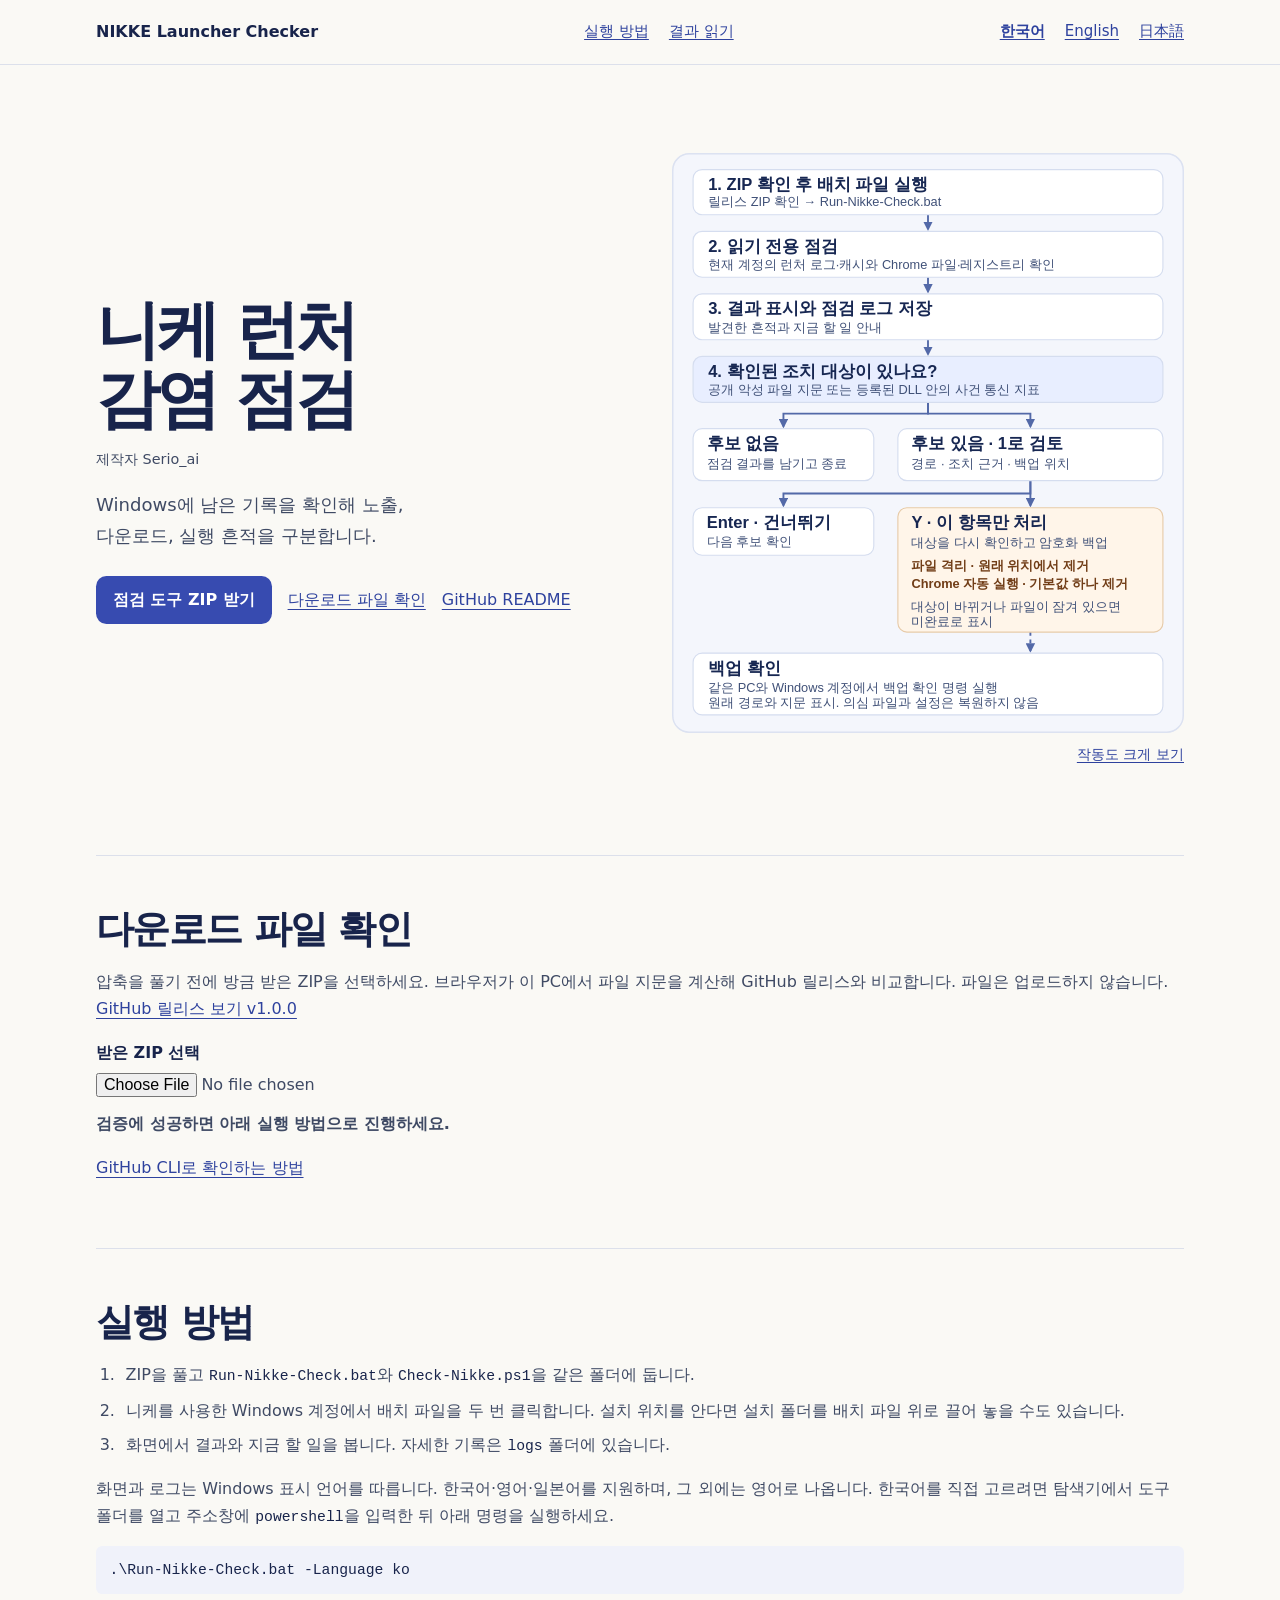
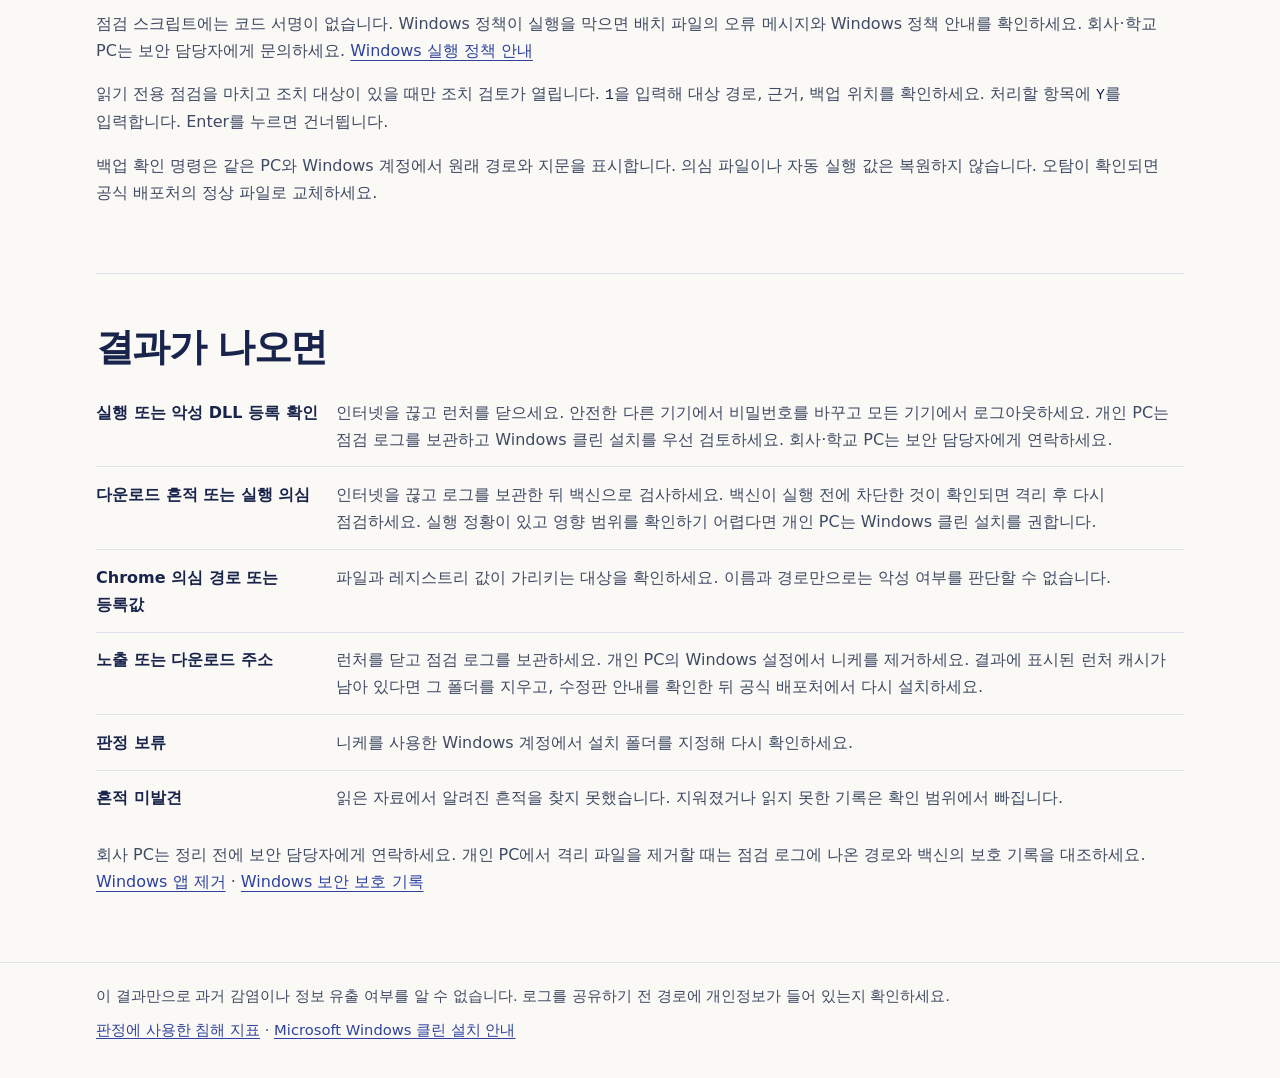
<file: docs/index.html>
<!doctype html>
<html lang="ko">
<head>
  <meta charset="utf-8">
  <meta name="viewport" content="width=device-width, initial-scale=1">
  <meta name="description" content="니케 PC 런처의 알려진 감염 흔적을 Windows에서 확인하는 방법과 결과별 대응을 설명합니다.">
  <title>NIKKE Launcher Checker · 니케 런처 감염 점검</title>
  <link rel="alternate" hreflang="ko" href="https://burntgogi.github.io/nikke-launcher-checker/">
  <link rel="alternate" hreflang="en" href="https://burntgogi.github.io/nikke-launcher-checker/en/">
  <link rel="alternate" hreflang="ja" href="https://burntgogi.github.io/nikke-launcher-checker/ja/">
  <link rel="alternate" hreflang="x-default" href="https://burntgogi.github.io/nikke-launcher-checker/">
  <link rel="stylesheet" href="./style.css">
  <script defer src="./verify-release.js"></script>
</head>
<body>
  <header>
    <div class="wrap bar">
      <span class="brand">NIKKE Launcher Checker</span>
      <nav aria-label="페이지 목차"><a href="#run">실행 방법</a><a href="#results">결과 읽기</a></nav>
      <nav aria-label="언어 선택">
        <a href="./" lang="ko" hreflang="ko" aria-current="page">한국어</a>
        <a href="./en/" lang="en" hreflang="en">English</a>
        <a href="./ja/" lang="ja" hreflang="ja">日本語</a>
      </nav>
    </div>
  </header>
  <main class="wrap">
    <div class="hero">
      <div>
        <h1>니케 런처<br>감염 점검</h1>
        <p class="author">제작자 Serio_ai</p>
        <p class="lead">Windows에 남은 기록을 확인해 노출, 다운로드, 실행 흔적을 구분합니다.</p>
        <div class="actions">
          <a class="download" href="https://github.com/Burntgogi/nikke-launcher-checker/releases/download/v1.0.0/Nikke-Launcher-Checker.zip">점검 도구 ZIP 받기</a>
          <a href="#verify">다운로드 파일 확인</a>
          <a href="https://github.com/Burntgogi/nikke-launcher-checker#readme">GitHub README</a>
        </div>
      </div>
      <figure>
        <img src="check-flow.svg" width="680" height="770" alt="ZIP을 확인한 뒤 읽기 전용으로 점검합니다. 조치 대상이 있으면 1로 검토하고 Y로 확인한 항목만 처리합니다. 백업에서 원래 경로와 지문을 볼 수 있습니다.">
        <figcaption><a href="check-flow.svg">작동도 크게 보기</a></figcaption>
      </figure>
    </div>
    <section id="verify" class="file-check" data-release-tag="v1.0.0"
      data-idle="검증에 성공하면 아래 실행 방법으로 진행하세요."
      data-checking="GitHub 배포본과 비교하는 중입니다."
      data-match="공식 배포본과 일치합니다. 압축을 풀고 아래 실행 방법을 따르세요."
      data-mismatch="이 버전의 배포본과 일치하지 않습니다. 릴리스에서 ZIP을 다시 받으세요."
      data-unavailable="파일을 확인할 수 없습니다. 인터넷 연결을 확인하고 다시 시도하세요.">
      <h2>다운로드 파일 확인</h2>
      <p>압축을 풀기 전에 방금 받은 ZIP을 선택하세요. 브라우저가 이 PC에서 파일 지문을 계산해 GitHub 릴리스와 비교합니다. 파일은 업로드하지 않습니다. <a href="https://github.com/Burntgogi/nikke-launcher-checker/releases/tag/v1.0.0">GitHub 릴리스 보기 v1.0.0</a></p>
      <label for="downloaded-zip">받은 ZIP 선택</label>
      <input id="downloaded-zip" type="file" accept=".zip,application/zip" aria-describedby="verification-result">
      <p id="verification-result" role="status" data-state="idle">검증에 성공하면 아래 실행 방법으로 진행하세요.</p>
      <noscript><p>브라우저에서 JavaScript를 사용하도록 설정하거나 README의 GitHub CLI 절차를 이용하세요.</p></noscript>
      <p><a href="https://github.com/Burntgogi/nikke-launcher-checker#cli">GitHub CLI로 확인하는 방법</a></p>
    </section>
    <section id="run">
      <h2>실행 방법</h2>
      <ol>
        <li>ZIP을 풀고 <code>Run-Nikke-Check.bat</code>와 <code>Check-Nikke.ps1</code>을 같은 폴더에 둡니다.</li>
        <li>니케를 사용한 Windows 계정에서 배치 파일을 두 번 클릭합니다. 설치 위치를 안다면 설치 폴더를 배치 파일 위로 끌어 놓을 수도 있습니다.</li>
        <li>화면에서 결과와 지금 할 일을 봅니다. 자세한 기록은 <code>logs</code> 폴더에 있습니다.</li>
      </ol>
      <p>화면과 로그는 Windows 표시 언어를 따릅니다. 한국어·영어·일본어를 지원하며, 그 외에는 영어로 나옵니다. 한국어를 직접 고르려면 탐색기에서 도구 폴더를 열고 주소창에 <code>powershell</code>을 입력한 뒤 아래 명령을 실행하세요.</p>
      <pre><code>.\Run-Nikke-Check.bat -Language ko</code></pre>
      <p>점검 스크립트에는 코드 서명이 없습니다. Windows 정책이 실행을 막으면 배치 파일의 오류 메시지와 Windows 정책 안내를 확인하세요. 회사·학교 PC는 보안 담당자에게 문의하세요. <a href="https://learn.microsoft.com/en-us/powershell/module/microsoft.powershell.core/about/about_execution_policies">Windows 실행 정책 안내</a></p>
      <p>읽기 전용 점검을 마치고 조치 대상이 있을 때만 조치 검토가 열립니다. <code>1</code>을 입력해 대상 경로, 근거, 백업 위치를 확인하세요. 처리할 항목에 <code>Y</code>를 입력합니다. Enter를 누르면 건너뜁니다.</p>
      <p>백업 확인 명령은 같은 PC와 Windows 계정에서 원래 경로와 지문을 표시합니다. 의심 파일이나 자동 실행 값은 복원하지 않습니다. 오탐이 확인되면 공식 배포처의 정상 파일로 교체하세요.</p>
    </section>
    <section id="results">
      <h2>결과가 나오면</h2>
      <dl class="results">
        <div><dt>실행 또는 악성 DLL 등록 확인</dt><dd>인터넷을 끊고 런처를 닫으세요. 안전한 다른 기기에서 비밀번호를 바꾸고 모든 기기에서 로그아웃하세요. 개인 PC는 점검 로그를 보관하고 Windows 클린 설치를 우선 검토하세요. 회사·학교 PC는 보안 담당자에게 연락하세요.</dd></div>
        <div><dt>다운로드 흔적 또는 실행 의심</dt><dd>인터넷을 끊고 로그를 보관한 뒤 백신으로 검사하세요. 백신이 실행 전에 차단한 것이 확인되면 격리 후 다시 점검하세요. 실행 정황이 있고 영향 범위를 확인하기 어렵다면 개인 PC는 Windows 클린 설치를 권합니다.</dd></div>
        <div><dt>Chrome 의심 경로 또는 등록값</dt><dd>파일과 레지스트리 값이 가리키는 대상을 확인하세요. 이름과 경로만으로는 악성 여부를 판단할 수 없습니다.</dd></div>
        <div><dt>노출 또는 다운로드 주소</dt><dd>런처를 닫고 점검 로그를 보관하세요. 개인 PC의 Windows 설정에서 니케를 제거하세요. 결과에 표시된 런처 캐시가 남아 있다면 그 폴더를 지우고, 수정판 안내를 확인한 뒤 공식 배포처에서 다시 설치하세요.</dd></div>
        <div><dt>판정 보류</dt><dd>니케를 사용한 Windows 계정에서 설치 폴더를 지정해 다시 확인하세요.</dd></div>
        <div><dt>흔적 미발견</dt><dd>읽은 자료에서 알려진 흔적을 찾지 못했습니다. 지워졌거나 읽지 못한 기록은 확인 범위에서 빠집니다.</dd></div>
      </dl>
      <p>회사 PC는 정리 전에 보안 담당자에게 연락하세요. 개인 PC에서 격리 파일을 제거할 때는 점검 로그에 나온 경로와 백신의 보호 기록을 대조하세요. <a href="https://support.microsoft.com/en-gb/windows/apps/uninstall-or-remove-apps-and-programs-in-windows">Windows 앱 제거</a> · <a href="https://support.microsoft.com/en-us/windows/security/windows-security/protection-history-in-the-windows-security-app">Windows 보안 보호 기록</a></p>
    </section>
  </main>
  <footer>
    <div class="wrap">
      <p>이 결과만으로 과거 감염이나 정보 유출 여부를 알 수 없습니다. 로그를 공유하기 전 경로에 개인정보가 들어 있는지 확인하세요.</p>
      <p><a href="https://github.com/MotherSphere/NIKKE-Launcher-Check/blob/main/docs/incident.md#indicators-of-compromise">판정에 사용한 침해 지표</a> · <a href="https://support.microsoft.com/en-us/windows/deployment/install-upgrade/reinstall-windows-with-the-installation-media">Microsoft Windows 클린 설치 안내</a></p>
    </div>
  </footer>
</body>
</html>
</file>
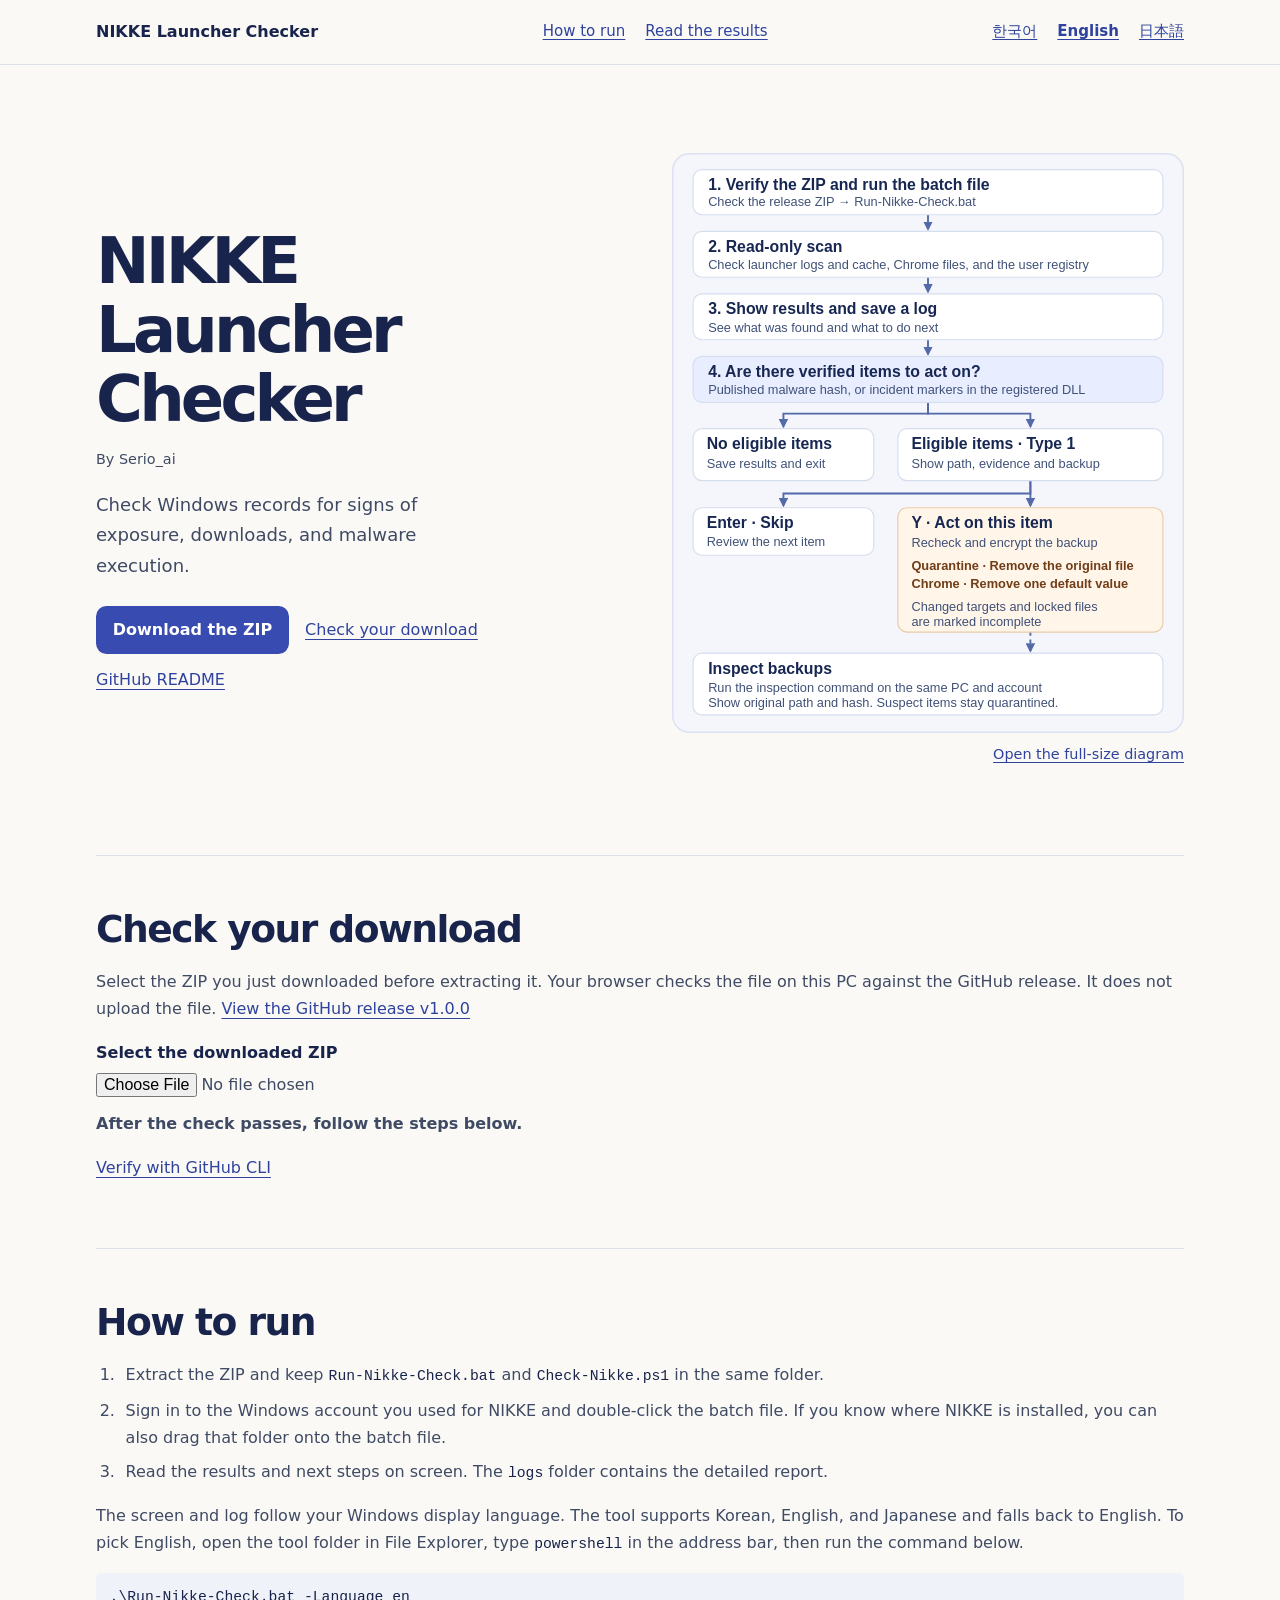
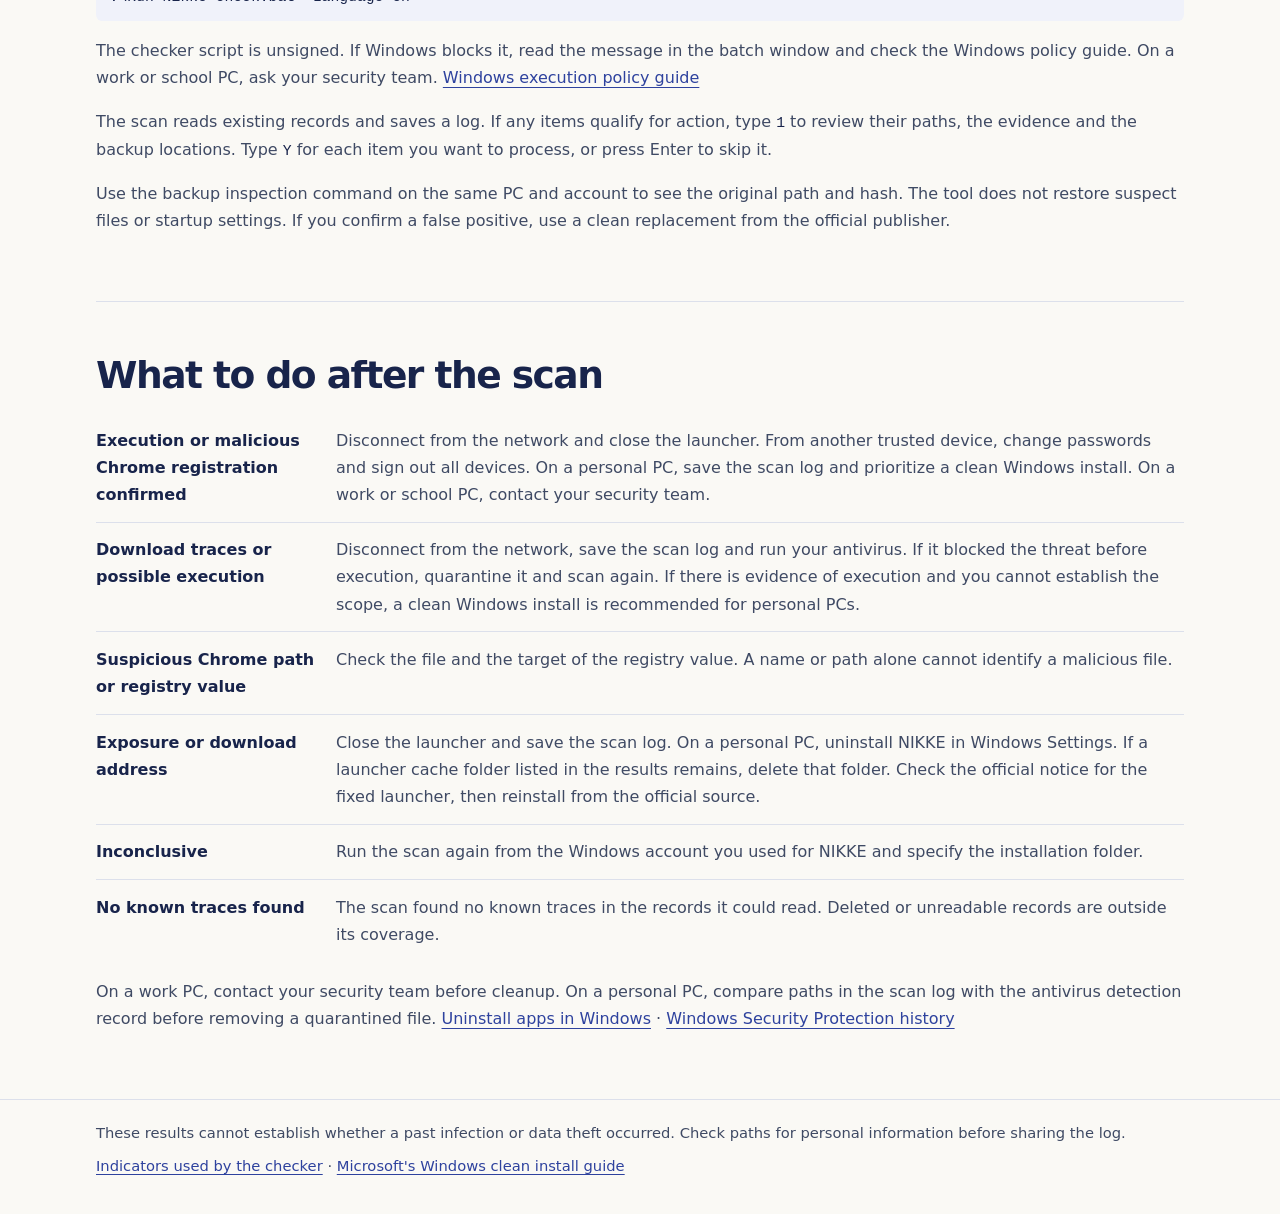
<file: docs/en/index.html>
<!doctype html>
<html lang="en">
<head>
  <meta charset="utf-8">
  <meta name="viewport" content="width=device-width, initial-scale=1">
  <meta name="description" content="Check Windows for known traces of the NIKKE PC launcher incident and see what to do next.">
  <title>NIKKE Launcher Checker · Check the NIKKE PC launcher</title>
  <link rel="alternate" hreflang="ko" href="https://burntgogi.github.io/nikke-launcher-checker/">
  <link rel="alternate" hreflang="en" href="https://burntgogi.github.io/nikke-launcher-checker/en/">
  <link rel="alternate" hreflang="ja" href="https://burntgogi.github.io/nikke-launcher-checker/ja/">
  <link rel="alternate" hreflang="x-default" href="https://burntgogi.github.io/nikke-launcher-checker/">
  <link rel="stylesheet" href="../style.css">
  <script defer src="../verify-release.js"></script>
</head>
<body>
  <header>
    <div class="wrap bar">
      <span class="brand">NIKKE Launcher Checker</span>
      <nav aria-label="On this page"><a href="#run">How to run</a><a href="#results">Read the results</a></nav>
      <nav aria-label="Language">
        <a href="../" lang="ko" hreflang="ko">한국어</a>
        <a href="../en/" lang="en" hreflang="en" aria-current="page">English</a>
        <a href="../ja/" lang="ja" hreflang="ja">日本語</a>
      </nav>
    </div>
  </header>
  <main class="wrap">
    <div class="hero">
      <div>
        <h1>NIKKE Launcher<br>Checker</h1>
        <p class="author">By Serio_ai</p>
        <p class="lead">Check Windows records for signs of exposure, downloads, and malware execution.</p>
        <div class="actions">
          <a class="download" href="https://github.com/Burntgogi/nikke-launcher-checker/releases/download/v1.0.0/Nikke-Launcher-Checker.zip">Download the ZIP</a>
          <a href="#verify">Check your download</a>
          <a href="https://github.com/Burntgogi/nikke-launcher-checker#readme">GitHub README</a>
        </div>
      </div>
      <figure>
        <img src="check-flow.svg" width="680" height="770" alt="Verify the ZIP, then run a read-only scan. If items qualify, type 1 to review and Y for each action. Backup inspection shows the original path and hash.">
        <figcaption><a href="check-flow.svg">Open the full-size diagram</a></figcaption>
      </figure>
    </div>
    <section id="verify" class="file-check" data-release-tag="v1.0.0"
      data-idle="After the check passes, follow the steps below."
      data-checking="Checking the file against the GitHub release."
      data-match="The file matches the release. Extract it and follow the steps below."
      data-mismatch="The file does not match this release. Download the ZIP again from GitHub."
      data-unavailable="Could not verify the file. Check your connection and try again.">
      <h2>Check your download</h2>
      <p>Select the ZIP you just downloaded before extracting it. Your browser checks the file on this PC against the GitHub release. It does not upload the file. <a href="https://github.com/Burntgogi/nikke-launcher-checker/releases/tag/v1.0.0">View the GitHub release v1.0.0</a></p>
      <label for="downloaded-zip">Select the downloaded ZIP</label>
      <input id="downloaded-zip" type="file" accept=".zip,application/zip" aria-describedby="verification-result">
      <p id="verification-result" role="status" data-state="idle">After the check passes, follow the steps below.</p>
      <noscript><p>Enable JavaScript in your browser or use the GitHub CLI steps in the README.</p></noscript>
      <p><a href="https://github.com/Burntgogi/nikke-launcher-checker#cli">Verify with GitHub CLI</a></p>
    </section>
    <section id="run">
      <h2>How to run</h2>
      <ol>
        <li>Extract the ZIP and keep <code>Run-Nikke-Check.bat</code> and <code>Check-Nikke.ps1</code> in the same folder.</li>
        <li>Sign in to the Windows account you used for NIKKE and double-click the batch file. If you know where NIKKE is installed, you can also drag that folder onto the batch file.</li>
        <li>Read the results and next steps on screen. The <code>logs</code> folder contains the detailed report.</li>
      </ol>
      <p>The screen and log follow your Windows display language. The tool supports Korean, English, and Japanese and falls back to English. To pick English, open the tool folder in File Explorer, type <code>powershell</code> in the address bar, then run the command below.</p>
      <pre><code>.\Run-Nikke-Check.bat -Language en</code></pre>
      <p>The checker script is unsigned. If Windows blocks it, read the message in the batch window and check the Windows policy guide. On a work or school PC, ask your security team. <a href="https://learn.microsoft.com/en-us/powershell/module/microsoft.powershell.core/about/about_execution_policies">Windows execution policy guide</a></p>
      <p>The scan reads existing records and saves a log. If any items qualify for action, type <code>1</code> to review their paths, the evidence and the backup locations. Type <code>Y</code> for each item you want to process, or press Enter to skip it.</p>
      <p>Use the backup inspection command on the same PC and account to see the original path and hash. The tool does not restore suspect files or startup settings. If you confirm a false positive, use a clean replacement from the official publisher.</p>
    </section>
    <section id="results">
      <h2>What to do after the scan</h2>
      <dl class="results">
        <div><dt>Execution or malicious Chrome registration confirmed</dt><dd>Disconnect from the network and close the launcher. From another trusted device, change passwords and sign out all devices. On a personal PC, save the scan log and prioritize a clean Windows install. On a work or school PC, contact your security team.</dd></div>
        <div><dt>Download traces or possible execution</dt><dd>Disconnect from the network, save the scan log and run your antivirus. If it blocked the threat before execution, quarantine it and scan again. If there is evidence of execution and you cannot establish the scope, a clean Windows install is recommended for personal PCs.</dd></div>
        <div><dt>Suspicious Chrome path or registry value</dt><dd>Check the file and the target of the registry value. A name or path alone cannot identify a malicious file.</dd></div>
        <div><dt>Exposure or download address</dt><dd>Close the launcher and save the scan log. On a personal PC, uninstall NIKKE in Windows Settings. If a launcher cache folder listed in the results remains, delete that folder. Check the official notice for the fixed launcher, then reinstall from the official source.</dd></div>
        <div><dt>Inconclusive</dt><dd>Run the scan again from the Windows account you used for NIKKE and specify the installation folder.</dd></div>
        <div><dt>No known traces found</dt><dd>The scan found no known traces in the records it could read. Deleted or unreadable records are outside its coverage.</dd></div>
      </dl>
      <p>On a work PC, contact your security team before cleanup. On a personal PC, compare paths in the scan log with the antivirus detection record before removing a quarantined file. <a href="https://support.microsoft.com/en-gb/windows/apps/uninstall-or-remove-apps-and-programs-in-windows">Uninstall apps in Windows</a> · <a href="https://support.microsoft.com/en-us/windows/security/windows-security/protection-history-in-the-windows-security-app">Windows Security Protection history</a></p>
    </section>
  </main>
  <footer>
    <div class="wrap">
      <p>These results cannot establish whether a past infection or data theft occurred. Check paths for personal information before sharing the log.</p>
      <p><a href="https://github.com/MotherSphere/NIKKE-Launcher-Check/blob/main/docs/incident.md#indicators-of-compromise">Indicators used by the checker</a> · <a href="https://support.microsoft.com/en-us/windows/deployment/install-upgrade/reinstall-windows-with-the-installation-media">Microsoft's Windows clean install guide</a></p>
    </div>
  </footer>
</body>
</html>
</file>
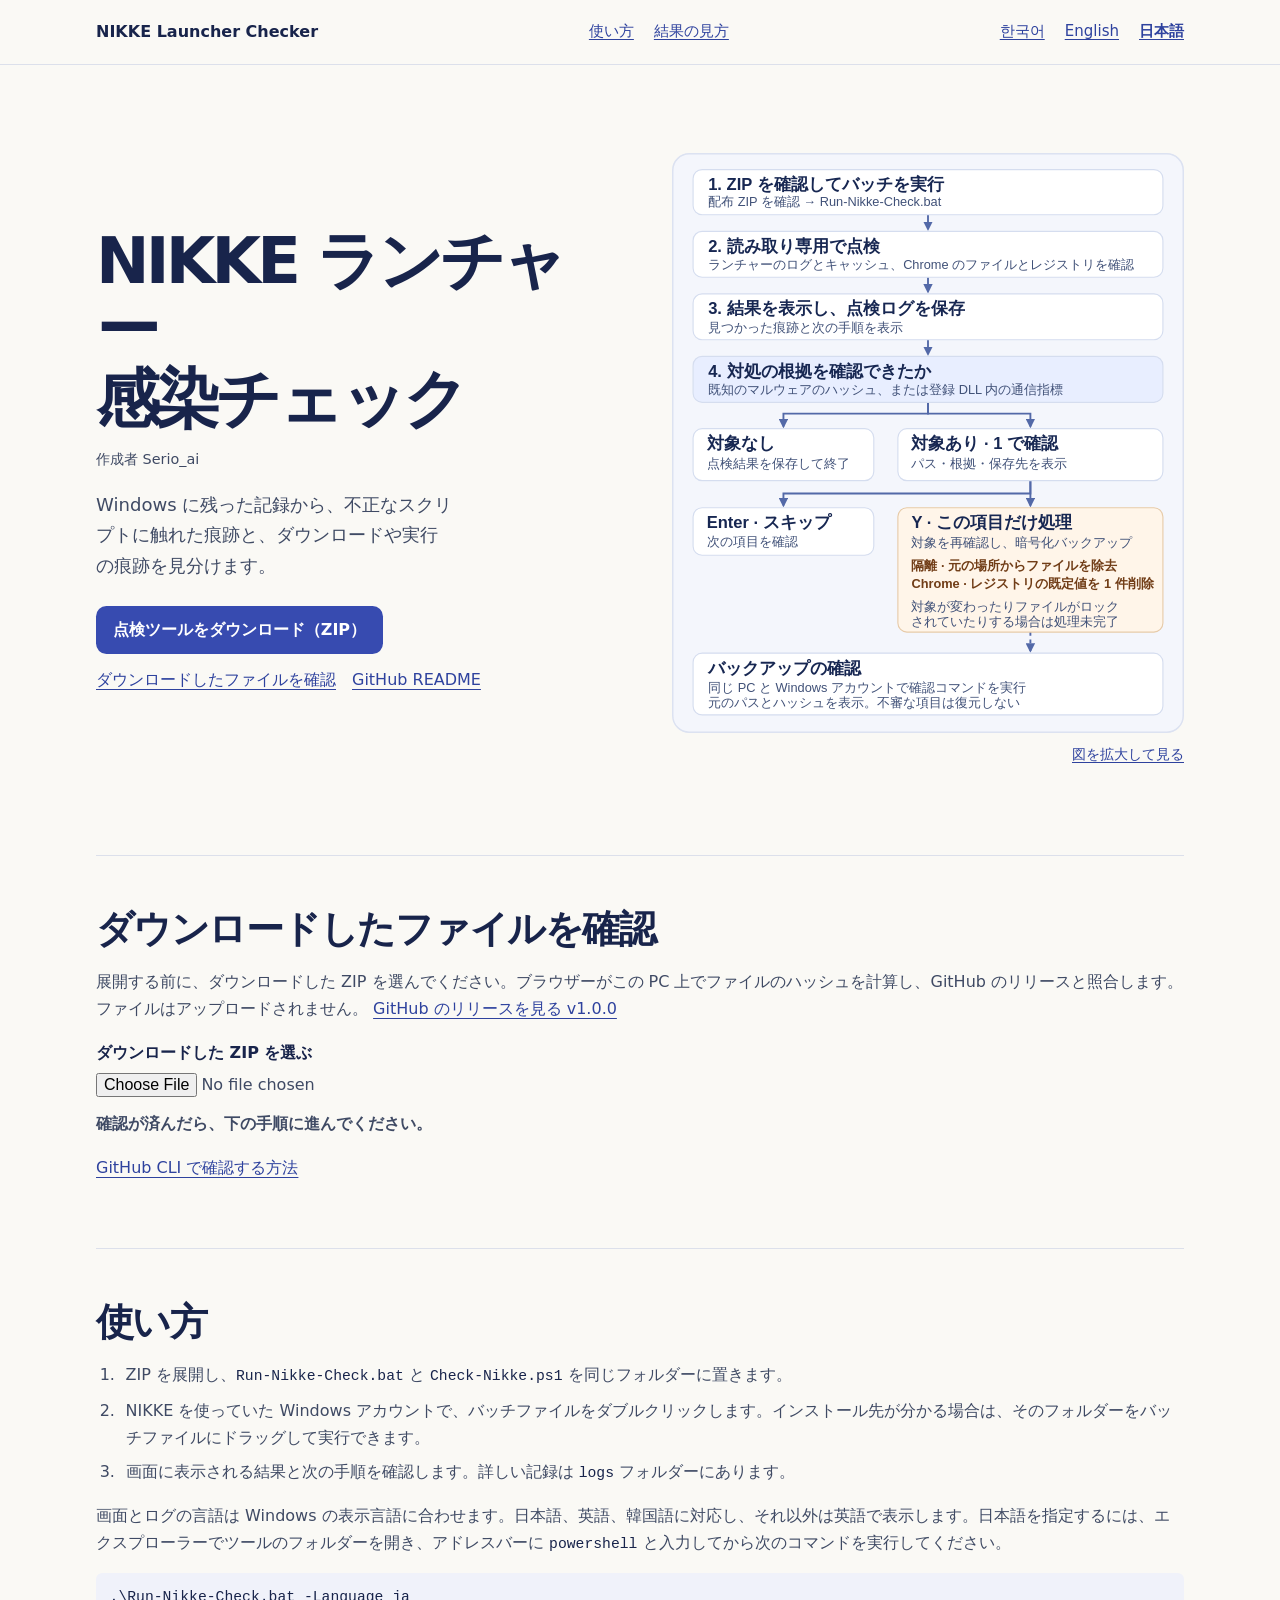
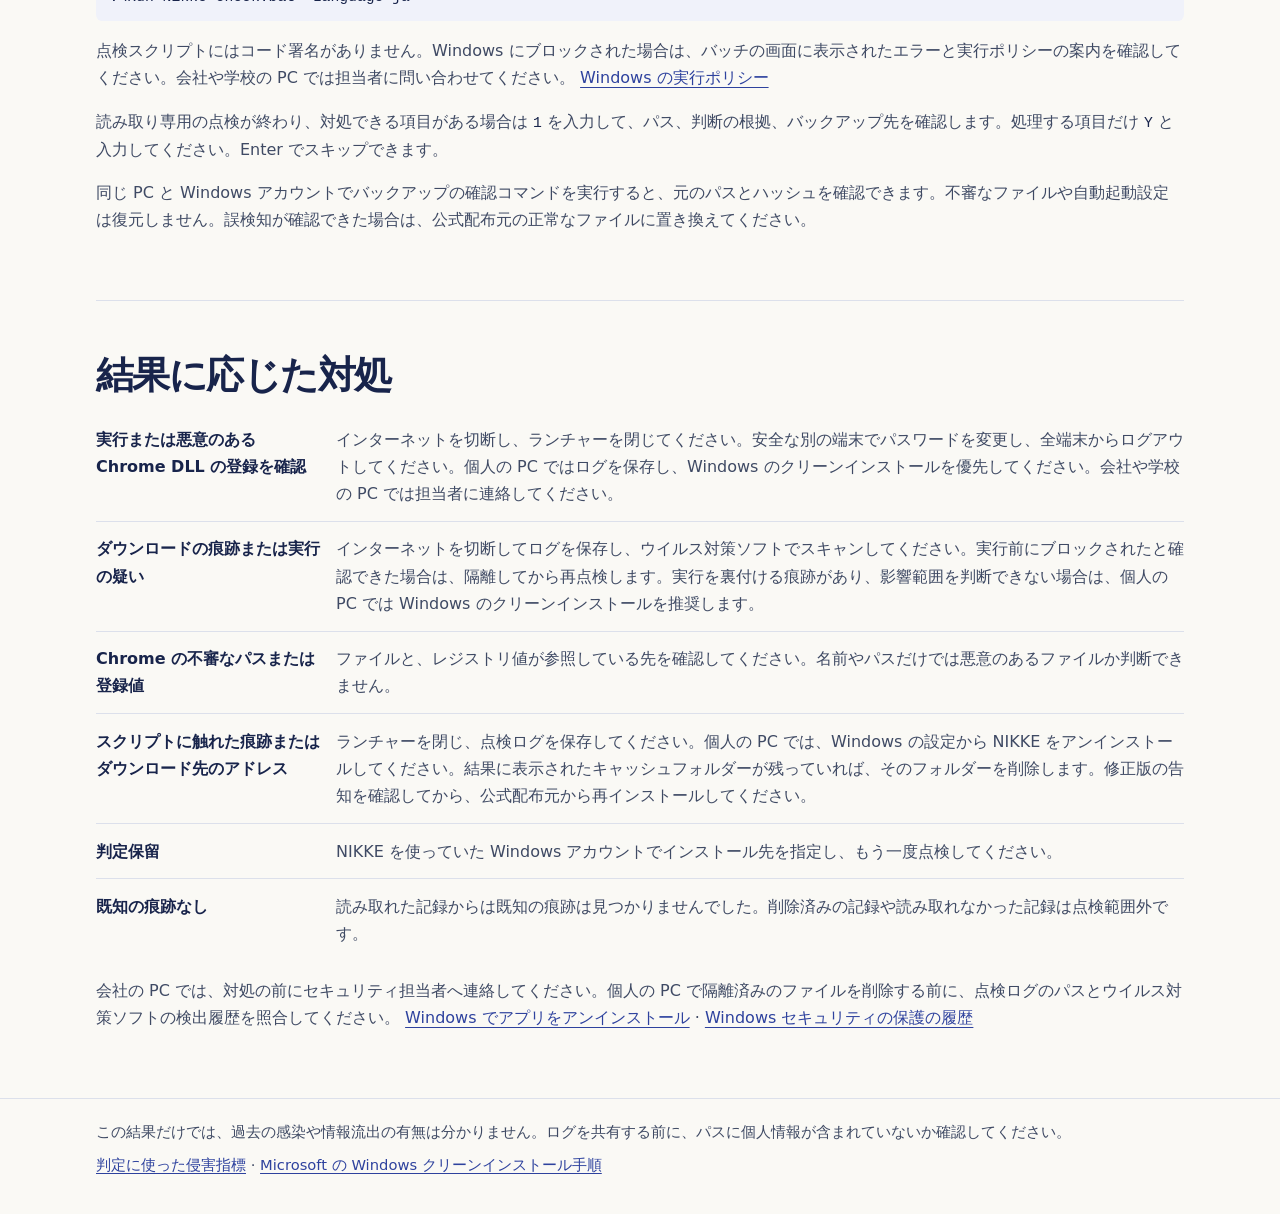
<file: docs/ja/index.html>
<!doctype html>
<html lang="ja">
<head>
  <meta charset="utf-8">
  <meta name="viewport" content="width=device-width, initial-scale=1">
  <meta name="description" content="NIKKE PC 版ランチャーの問題に関連する痕跡を Windows で調べる方法と、結果に応じた対処を案内します。">
  <title>NIKKE Launcher Checker · NIKKE ランチャー感染チェック</title>
  <link rel="alternate" hreflang="ko" href="https://burntgogi.github.io/nikke-launcher-checker/">
  <link rel="alternate" hreflang="en" href="https://burntgogi.github.io/nikke-launcher-checker/en/">
  <link rel="alternate" hreflang="ja" href="https://burntgogi.github.io/nikke-launcher-checker/ja/">
  <link rel="alternate" hreflang="x-default" href="https://burntgogi.github.io/nikke-launcher-checker/">
  <link rel="stylesheet" href="../style.css">
  <script defer src="../verify-release.js"></script>
</head>
<body>
  <header>
    <div class="wrap bar">
      <span class="brand">NIKKE Launcher Checker</span>
      <nav aria-label="ページ内メニュー"><a href="#run">使い方</a><a href="#results">結果の見方</a></nav>
      <nav aria-label="言語を選択">
        <a href="../" lang="ko" hreflang="ko">한국어</a>
        <a href="../en/" lang="en" hreflang="en">English</a>
        <a href="../ja/" lang="ja" hreflang="ja" aria-current="page">日本語</a>
      </nav>
    </div>
  </header>
  <main class="wrap">
    <div class="hero">
      <div>
        <h1>NIKKE ランチャー<br>感染チェック</h1>
        <p class="author">作成者 Serio_ai</p>
        <p class="lead">Windows に残った記録から、不正なスクリプトに触れた痕跡と、ダウンロードや実行の痕跡を見分けます。</p>
        <div class="actions">
          <a class="download" href="https://github.com/Burntgogi/nikke-launcher-checker/releases/download/v1.0.0/Nikke-Launcher-Checker.zip">点検ツールをダウンロード（ZIP）</a>
          <a href="#verify">ダウンロードしたファイルを確認</a>
          <a href="https://github.com/Burntgogi/nikke-launcher-checker#readme">GitHub README</a>
        </div>
      </div>
      <figure>
        <img src="check-flow.svg" width="680" height="770" alt="ZIP を確認してから読み取り専用で点検します。対処できる項目があれば 1 で確認し、Y を入力した項目だけ処理します。バックアップの元のパスとハッシュを確認できます。">
        <figcaption><a href="check-flow.svg">図を拡大して見る</a></figcaption>
      </figure>
    </div>
    <section id="verify" class="file-check" data-release-tag="v1.0.0"
      data-idle="確認が済んだら、下の手順に進んでください。"
      data-checking="GitHub の配布ファイルと照合しています。"
      data-match="公式配布ファイルと一致しました。展開して下の手順に進んでください。"
      data-mismatch="このバージョンの配布ファイルと一致しません。GitHub から ZIP を取り直してください。"
      data-unavailable="ファイルを確認できませんでした。接続を確認してから再試行してください。">
      <h2>ダウンロードしたファイルを確認</h2>
      <p>展開する前に、ダウンロードした ZIP を選んでください。ブラウザーがこの PC 上でファイルのハッシュを計算し、GitHub のリリースと照合します。ファイルはアップロードされません。 <a href="https://github.com/Burntgogi/nikke-launcher-checker/releases/tag/v1.0.0">GitHub のリリースを見る v1.0.0</a></p>
      <label for="downloaded-zip">ダウンロードした ZIP を選ぶ</label>
      <input id="downloaded-zip" type="file" accept=".zip,application/zip" aria-describedby="verification-result">
      <p id="verification-result" role="status" data-state="idle">確認が済んだら、下の手順に進んでください。</p>
      <noscript><p>ブラウザーで JavaScript を有効にするか、README の GitHub CLI 手順を利用してください。</p></noscript>
      <p><a href="https://github.com/Burntgogi/nikke-launcher-checker#cli">GitHub CLI で確認する方法</a></p>
    </section>
    <section id="run">
      <h2>使い方</h2>
      <ol>
        <li>ZIP を展開し、<code>Run-Nikke-Check.bat</code> と <code>Check-Nikke.ps1</code> を同じフォルダーに置きます。</li>
        <li>NIKKE を使っていた Windows アカウントで、バッチファイルをダブルクリックします。インストール先が分かる場合は、そのフォルダーをバッチファイルにドラッグして実行できます。</li>
        <li>画面に表示される結果と次の手順を確認します。詳しい記録は <code>logs</code> フォルダーにあります。</li>
      </ol>
      <p>画面とログの言語は Windows の表示言語に合わせます。日本語、英語、韓国語に対応し、それ以外は英語で表示します。日本語を指定するには、エクスプローラーでツールのフォルダーを開き、アドレスバーに <code>powershell</code> と入力してから次のコマンドを実行してください。</p>
      <pre><code>.\Run-Nikke-Check.bat -Language ja</code></pre>
      <p>点検スクリプトにはコード署名がありません。Windows にブロックされた場合は、バッチの画面に表示されたエラーと実行ポリシーの案内を確認してください。会社や学校の PC では担当者に問い合わせてください。 <a href="https://learn.microsoft.com/en-us/powershell/module/microsoft.powershell.core/about/about_execution_policies">Windows の実行ポリシー</a></p>
      <p>読み取り専用の点検が終わり、対処できる項目がある場合は <code>1</code> を入力して、パス、判断の根拠、バックアップ先を確認します。処理する項目だけ <code>Y</code> と入力してください。Enter でスキップできます。</p>
      <p>同じ PC と Windows アカウントでバックアップの確認コマンドを実行すると、元のパスとハッシュを確認できます。不審なファイルや自動起動設定は復元しません。誤検知が確認できた場合は、公式配布元の正常なファイルに置き換えてください。</p>
    </section>
    <section id="results">
      <h2>結果に応じた対処</h2>
      <dl class="results">
        <div><dt>実行または悪意のある Chrome DLL の登録を確認</dt><dd>インターネットを切断し、ランチャーを閉じてください。安全な別の端末でパスワードを変更し、全端末からログアウトしてください。個人の PC ではログを保存し、Windows のクリーンインストールを優先してください。会社や学校の PC では担当者に連絡してください。</dd></div>
        <div><dt>ダウンロードの痕跡または実行の疑い</dt><dd>インターネットを切断してログを保存し、ウイルス対策ソフトでスキャンしてください。実行前にブロックされたと確認できた場合は、隔離してから再点検します。実行を裏付ける痕跡があり、影響範囲を判断できない場合は、個人の PC では Windows のクリーンインストールを推奨します。</dd></div>
        <div><dt>Chrome の不審なパスまたは登録値</dt><dd>ファイルと、レジストリ値が参照している先を確認してください。名前やパスだけでは悪意のあるファイルか判断できません。</dd></div>
        <div><dt>スクリプトに触れた痕跡またはダウンロード先のアドレス</dt><dd>ランチャーを閉じ、点検ログを保存してください。個人の PC では、Windows の設定から NIKKE をアンインストールしてください。結果に表示されたキャッシュフォルダーが残っていれば、そのフォルダーを削除します。修正版の告知を確認してから、公式配布元から再インストールしてください。</dd></div>
        <div><dt>判定保留</dt><dd>NIKKE を使っていた Windows アカウントでインストール先を指定し、もう一度点検してください。</dd></div>
        <div><dt>既知の痕跡なし</dt><dd>読み取れた記録からは既知の痕跡は見つかりませんでした。削除済みの記録や読み取れなかった記録は点検範囲外です。</dd></div>
      </dl>
      <p>会社の PC では、対処の前にセキュリティ担当者へ連絡してください。個人の PC で隔離済みのファイルを削除する前に、点検ログのパスとウイルス対策ソフトの検出履歴を照合してください。 <a href="https://support.microsoft.com/en-gb/windows/apps/uninstall-or-remove-apps-and-programs-in-windows">Windows でアプリをアンインストール</a> · <a href="https://support.microsoft.com/en-us/windows/security/windows-security/protection-history-in-the-windows-security-app">Windows セキュリティの保護の履歴</a></p>
    </section>
  </main>
  <footer>
    <div class="wrap">
      <p>この結果だけでは、過去の感染や情報流出の有無は分かりません。ログを共有する前に、パスに個人情報が含まれていないか確認してください。</p>
      <p><a href="https://github.com/MotherSphere/NIKKE-Launcher-Check/blob/main/docs/incident.md#indicators-of-compromise">判定に使った侵害指標</a> · <a href="https://support.microsoft.com/en-us/windows/deployment/install-upgrade/reinstall-windows-with-the-installation-media">Microsoft の Windows クリーンインストール手順</a></p>
    </div>
  </footer>
</body>
</html>
</file>
<file: docs/style.css>
:root { color-scheme: light; --paper: #faf9f5; --ink: #18244b; --body: #3f4a64; --line: #dce0eb; --accent: #374bb0; }
* { box-sizing: border-box; }
body { margin: 0; background: var(--paper); color: var(--body); font: 16px/1.7 system-ui, 'Malgun Gothic', sans-serif; word-break: keep-all; overflow-wrap: anywhere; }
a { color: #2e429e; text-underline-offset: .22em; }
a:focus-visible { outline: 3px solid #a54919; outline-offset: 4px; }
.wrap { width: min(100% - 2rem, 68rem); margin-inline: auto; }
header { border-bottom: 1px solid var(--line); }
.bar { min-height: 4rem; display: flex; align-items: center; justify-content: space-between; gap: .6rem 1rem; flex-wrap: wrap; padding-block: .65rem; }
.brand { color: var(--ink); font-weight: 750; }
nav { display: flex; flex-wrap: wrap; gap: .5rem 1.25rem; }
nav a { font-size: .94rem; }
.hero { display: grid; grid-template-columns: 1fr 1fr; gap: clamp(1.5rem, 5vw, 4.5rem); align-items: center; padding-block: clamp(2.5rem, 7vw, 5.5rem); }
h1, h2, dt { color: var(--ink); }
h1 { margin: 0; font-size: clamp(2.35rem, 5vw, 4.4rem); line-height: 1.08; letter-spacing: -.06em; }
h2 { margin: 0 0 .9rem; font-size: clamp(1.6rem, 4vw, 2.35rem); line-height: 1.2; letter-spacing: -.04em; }
.author { margin: .8rem 0 0; font-size: .9rem; }
.lead { margin: 1.15rem 0 1.5rem; max-width: 31ch; font-size: 1.13rem; }
.actions { display: flex; align-items: center; flex-wrap: wrap; gap: .75rem 1rem; }
.download { background: var(--accent); color: white; font-weight: 700; padding: .65rem 1.05rem; border-radius: .65rem; text-decoration: none; }
.download:hover { background: #283b98; }
figure { margin: 0; }
figure img { display: block; width: 100%; height: auto; }
figcaption { margin-top: .6rem; font-size: .9rem; text-align: right; }
section { padding-block: clamp(1.65rem, 4vw, 3.2rem); border-top: 1px solid var(--line); }
ol { padding-left: 1.5rem; margin-bottom: .75rem; }
li { padding-left: .35rem; margin-bottom: .45rem; }
code { color: var(--ink); font-size: .92em; }
.results { margin: 0; }
.results > div { display: grid; grid-template-columns: minmax(9rem, 14rem) 1fr; gap: .35rem 1rem; padding: .85rem 0; border-bottom: 1px solid var(--line); }
.results > div:last-child { border-bottom: 0; }
dt { font-weight: 700; }
dd { margin: 0; }
footer { border-top: 1px solid var(--line); padding-block: 1.25rem 2rem; font-size: .92rem; }
footer p { margin: 0 0 .5rem; }
@media (max-width: 44rem) { .hero { grid-template-columns: 1fr; } .results > div { grid-template-columns: 1fr; } }
[lang="ja"] body { word-break: normal; }
nav a[aria-current="page"] { font-weight: 700; }
pre { max-width: 100%; overflow-x: auto; padding: .65rem .85rem; background: #f0f2fa; border-radius: .4rem; }
.file-check label { display: block; margin-bottom: .35rem; font-weight: 700; color: var(--ink); }
.file-check input { max-width: 100%; font: inherit; }
.file-check input:focus-visible { outline: 2px solid var(--accent); outline-offset: 4px; }
.file-check [role="status"] { margin: .75rem 0; min-height: 1.7em; font-weight: 700; }
.file-check [data-state="match"] { color: #18603b; }
.file-check [data-state="mismatch"], .file-check [data-state="unavailable"] { color: #8c311e; }
</file>
